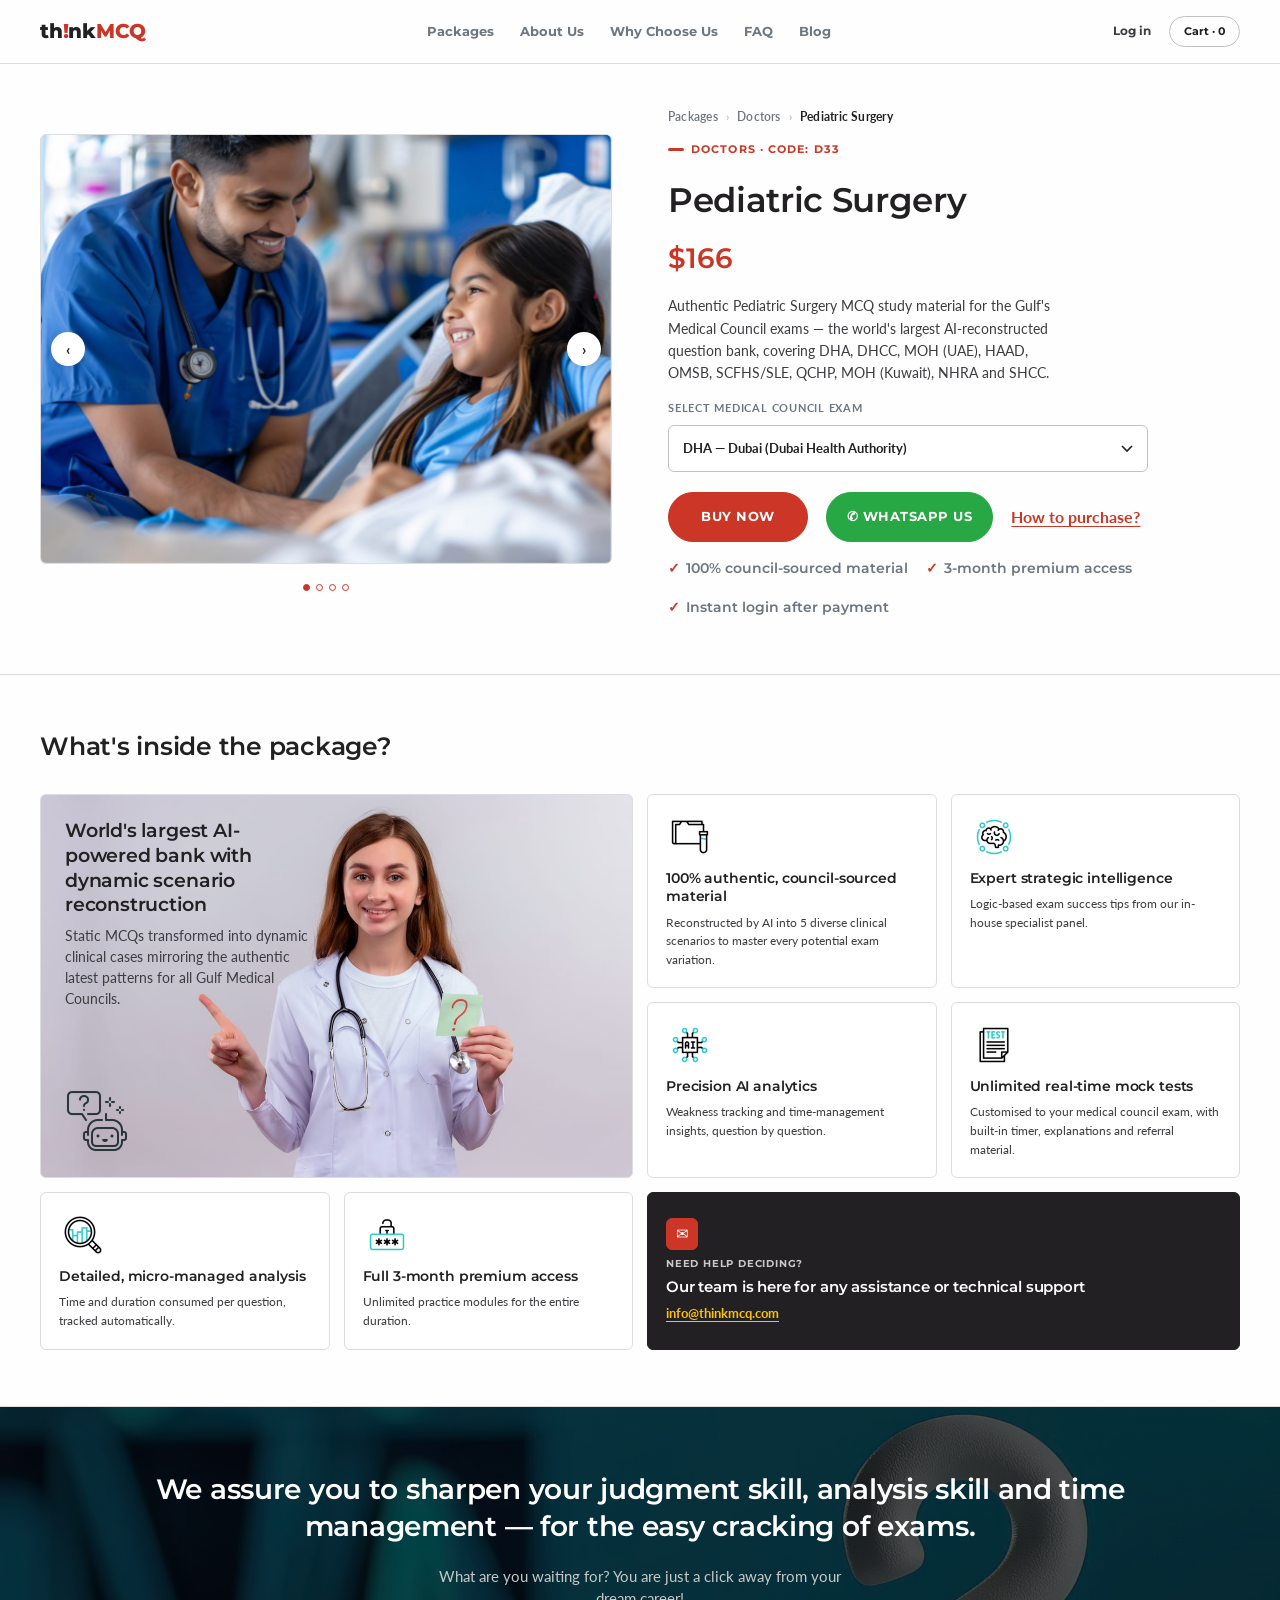
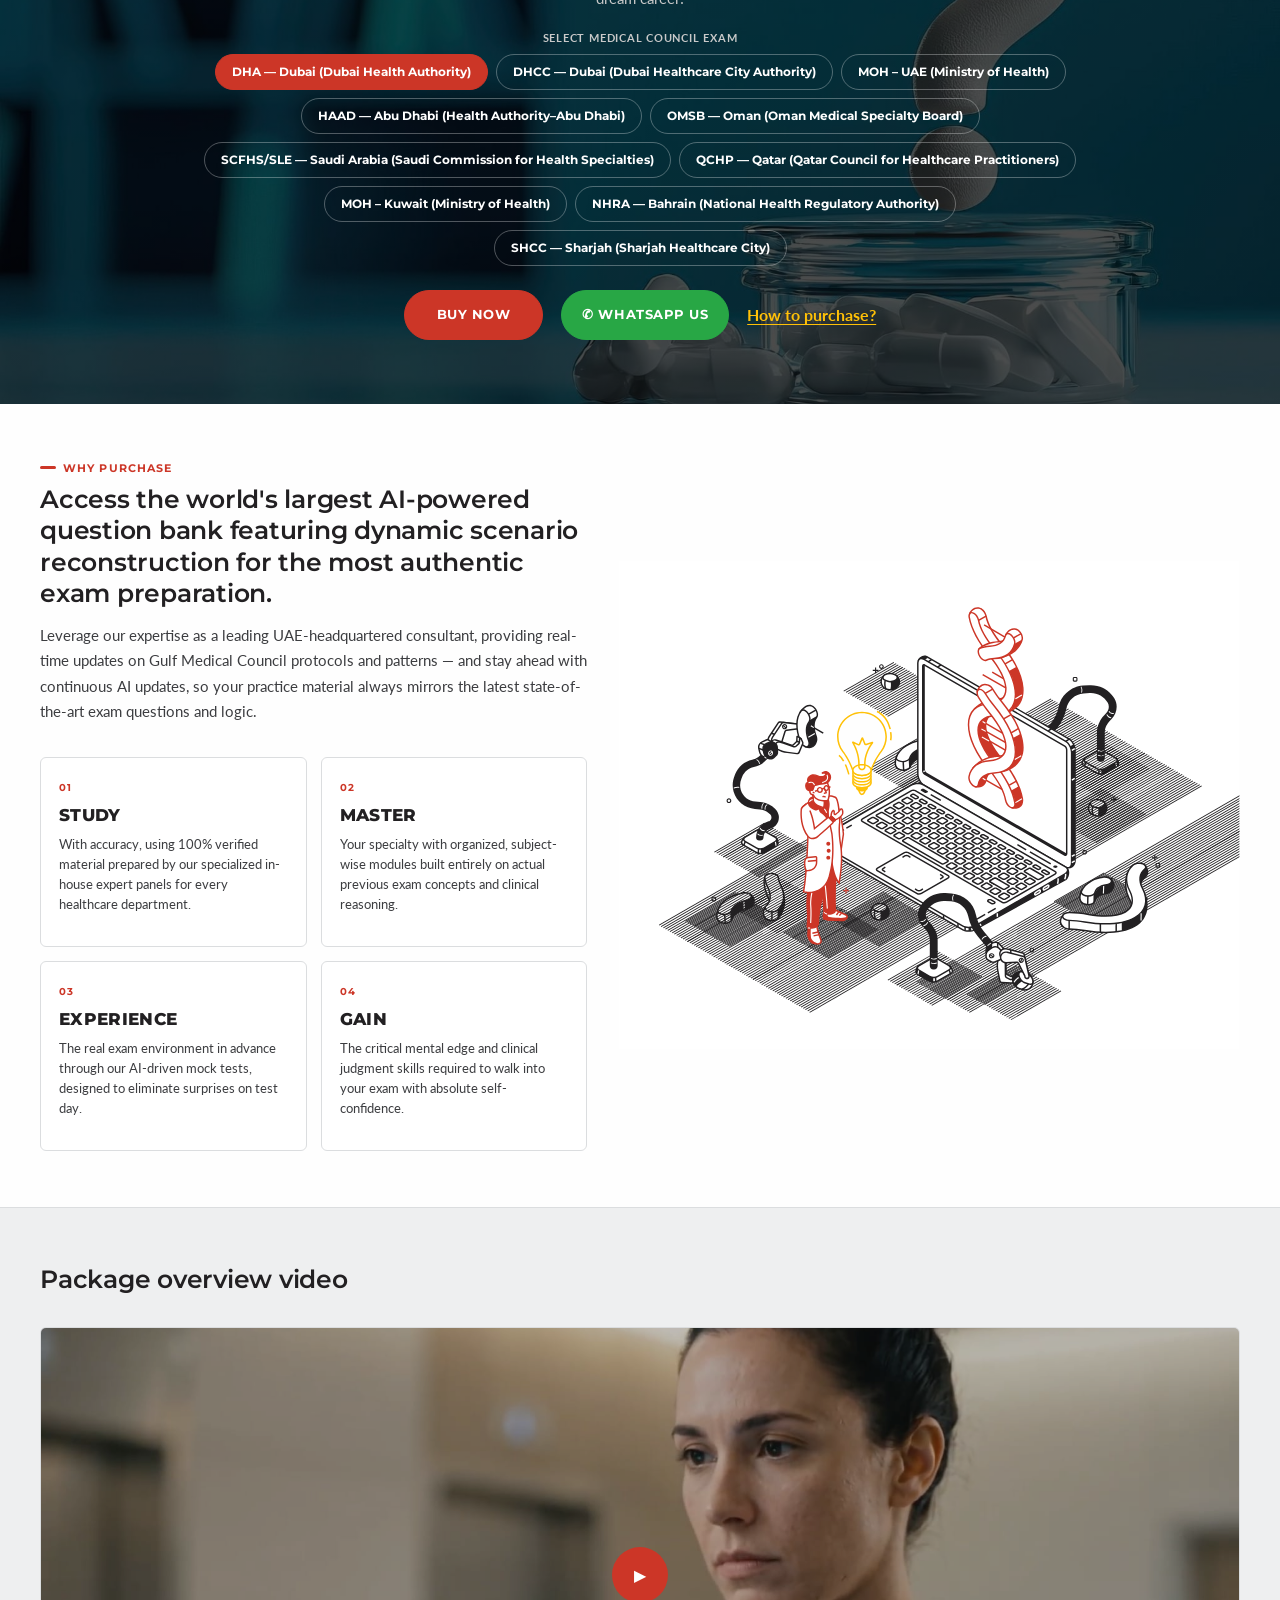
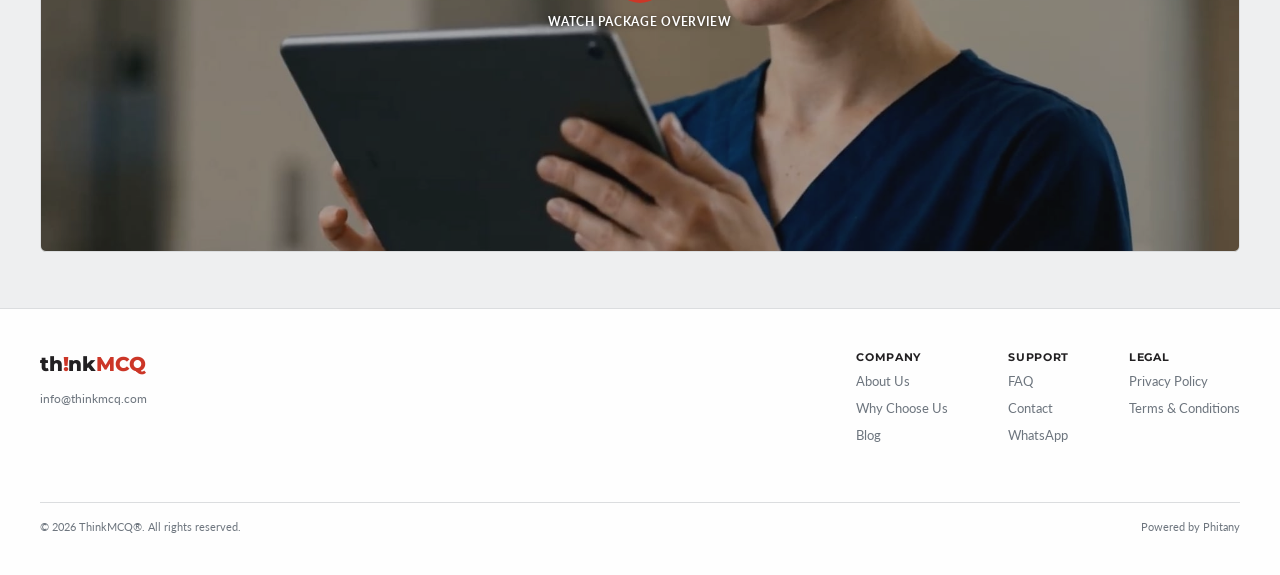
<file: index.html>
<!DOCTYPE html>
<html lang="en">
<head>
<meta charset="UTF-8">
<meta name="viewport" content="width=device-width, initial-scale=1.0">
<title>Pediatric Surgery MCQ Package — th!nkMCQ</title>
<meta name="description" content="Authentic Pediatric Surgery MCQ study material for the Gulf's Medical Council exams — the world's largest AI-reconstructed question bank, covering DHA, DHCC, MOH (UAE), HAAD, OMSB, SCFHS/SLE, QCHP, MOH (Kuwait), NHRA and SHCC.">
<link rel="preconnect" href="https://fonts.googleapis.com">
<link rel="preconnect" href="https://fonts.gstatic.com" crossorigin>
<link href="https://cdn.jsdelivr.net/npm/bootstrap@5.3.3/dist/css/bootstrap.min.css" rel="stylesheet" integrity="sha384-QWTKZyjpPEjISv5WaRU9OFeRpok6YctnYmDr5pNlyT2bRjXh0JMhjY6hW+ALEwIH" crossorigin="anonymous">
<link href="assets/css/brand.css" rel="stylesheet">
</head>
<body>

<script>document.documentElement.classList.add('js');</script>

<a class="skip-link" href="#main">Skip to main content</a>

<div class="shell">

  <!-- ================= TOP BAR ================= -->
  <header class="topbar">
    <a href="/" class="logo-box" aria-label="th!nkMCQ home">th<span class="spark">!</span>nk<span class="mcq">MCQ</span></a>
    <nav class="topnav" id="topnav" aria-label="Primary">
      <a href="/packages">Packages</a>
      <a href="/about">About Us</a>
      <a href="/why-choose-us">Why Choose Us</a>
      <a href="/faq">FAQ</a>
      <a href="/blog">Blog</a>
    </nav>
    <div class="top-actions">
      <a class="login" href="/login">Log in</a>
      <a class="cart-box" href="/cart">Cart · <span id="cartCount">0</span></a>
      <button class="nav-toggle" id="navToggle" type="button" aria-controls="topnav" aria-expanded="false" aria-label="Toggle navigation">☰</button>
    </div>
  </header>

  <main id="main">

    <!-- ================= HERO / PRODUCT ================= -->
    <section class="hero">
      <div class="media">
        <div class="carousel-frame">
          <div id="packageCarousel" class="carousel slide">
            <div class="carousel-inner">
              <div class="carousel-item active">
                <div class="pkg-slide photo">
                  <img src="assets/img/hero-carousel-1.jpg" alt="Paediatric surgeon with a young patient" width="1200" height="1500">
                </div>
              </div>
              <div class="carousel-item">
                <div class="pkg-slide">
                  <span class="slide-tag">Mock tests</span>
                  <span class="slide-title">Unlimited real-time mock exams</span>
                  <span class="slide-sub">Timed, council-specific, with explanations and referral material.</span>
                </div>
              </div>
              <div class="carousel-item">
                <div class="pkg-slide">
                  <span class="slide-tag">Analytics</span>
                  <span class="slide-title">Precision AI performance analytics</span>
                  <span class="slide-sub">Weakness tracking and time management, question by question.</span>
                </div>
              </div>
              <div class="carousel-item">
                <div class="pkg-slide">
                  <span class="slide-tag">Access</span>
                  <span class="slide-title">Full 3-month premium access</span>
                  <span class="slide-sub">Unlimited practice modules for the entire duration.</span>
                </div>
              </div>
            </div>
          </div>
          <button class="car-arrow prev" type="button" data-bs-target="#packageCarousel" data-bs-slide="prev" aria-label="Previous image">&lsaquo;</button>
          <button class="car-arrow next" type="button" data-bs-target="#packageCarousel" data-bs-slide="next" aria-label="Next image">&rsaquo;</button>
        </div>
        <div class="car-dots" id="carDots">
          <button class="dot active" type="button" data-bs-target="#packageCarousel" data-bs-slide-to="0" aria-label="Go to image 1" aria-current="true"></button>
          <button class="dot" type="button" data-bs-target="#packageCarousel" data-bs-slide-to="1" aria-label="Go to image 2"></button>
          <button class="dot" type="button" data-bs-target="#packageCarousel" data-bs-slide-to="2" aria-label="Go to image 3"></button>
          <button class="dot" type="button" data-bs-target="#packageCarousel" data-bs-slide-to="3" aria-label="Go to image 4"></button>
        </div>
      </div>

      <div class="info">
        <nav class="breadcrumb-nav" aria-label="Breadcrumb">
          <a href="/packages">Packages</a><span class="sep" aria-hidden="true">›</span>
          <a href="/packages/doctors">Doctors</a><span class="sep" aria-hidden="true">›</span>
          <span class="current" aria-current="page">Pediatric Surgery</span>
        </nav>
        <span class="eyebrow">Doctors · Code: D33</span>
        <h1>Pediatric Surgery</h1>
        <div class="price-row">
          <span class="price">$166</span>
        </div>
        <p class="short-desc">Authentic Pediatric Surgery MCQ study material for the Gulf's Medical Council exams — the world's largest AI-reconstructed question bank, covering DHA, DHCC, MOH (UAE), HAAD, OMSB, SCFHS/SLE, QCHP, MOH (Kuwait), NHRA and SHCC.</p>

        <div class="license-select">
          <label class="field-label" for="examSelect">Select medical council exam</label>
          <select class="license-dropdown" id="examSelect" data-exam-sync>
            <option value="DHA">DHA — Dubai (Dubai Health Authority)</option>
            <option value="DHCC">DHCC — Dubai (Dubai Healthcare City Authority)</option>
            <option value="MOH-UAE">MOH – UAE (Ministry of Health)</option>
            <option value="HAAD">HAAD — Abu Dhabi (Health Authority–Abu Dhabi)</option>
            <option value="OMSB">OMSB — Oman (Oman Medical Specialty Board)</option>
            <option value="SCFHS">SCFHS/SLE — Saudi Arabia (Saudi Commission for Health Specialties)</option>
            <option value="QCHP">QCHP — Qatar (Qatar Council for Healthcare Practitioners)</option>
            <option value="MOH-KW">MOH – Kuwait (Ministry of Health)</option>
            <option value="NHRA">NHRA — Bahrain (National Health Regulatory Authority)</option>
            <option value="SHCC">SHCC — Sharjah (Sharjah Healthcare City)</option>
          </select>
        </div>

        <div class="cta-row">
          <button class="btn-primary" type="button" data-buy>Buy Now</button>
          <a class="btn-whatsapp" href="https://wa.me/971000000000" target="_blank" rel="noopener">✆ WhatsApp Us</a>
          <button class="text-link" type="button" data-bs-toggle="offcanvas" data-bs-target="#howToBuy" aria-controls="howToBuy">How to purchase?</button>
        </div>

        <div class="trust-row">
          <span>100% council-sourced material</span>
          <span>3-month premium access</span>
          <span>Instant login after payment</span>
        </div>
      </div>
    </section>

    <!-- ================= WHAT'S INSIDE (BENTO) ================= -->
    <section class="reveal section" id="whats-inside">
      <div class="section-head">
        <h2>What's inside the package?</h2>
      </div>
      <div class="bento">
        <div class="bento-item lg">
          <div class="text-block">
            <h3>World's largest AI-powered bank with dynamic scenario reconstruction</h3>
            <p>Static MCQs transformed into dynamic clinical cases mirroring the authentic latest patterns for all Gulf Medical Councils.</p>
          </div>
          <span class="icon" aria-hidden="true"><img src="assets/img/bento-lead-icon.png" alt="" width="64" height="64"></span>
          <img class="lead-photo" src="assets/img/bento-lead.jpg" alt="" width="1400" height="709">
        </div>
        <div class="bento-item">
          <span class="icon" aria-hidden="true"><img src="assets/img/icon-authentic.png" data-gif="assets/img/icon-authentic.gif" alt="" width="48" height="48" loading="lazy"></span>
          <h3>100% authentic, council-sourced material</h3>
          <p>Reconstructed by AI into 5 diverse clinical scenarios to master every potential exam variation.</p>
        </div>
        <div class="bento-item">
          <span class="icon" aria-hidden="true"><img src="assets/img/icon-expert.png" data-gif="assets/img/icon-expert.gif" alt="" width="48" height="48" loading="lazy"></span>
          <h3>Expert strategic intelligence</h3>
          <p>Logic-based exam success tips from our in-house specialist panel.</p>
        </div>
        <div class="bento-item">
          <span class="icon" aria-hidden="true"><img src="assets/img/icon-analytics.png" data-gif="assets/img/icon-analytics.gif" alt="" width="48" height="48" loading="lazy"></span>
          <h3>Precision AI analytics</h3>
          <p>Weakness tracking and time-management insights, question by question.</p>
        </div>
        <div class="bento-item">
          <span class="icon" aria-hidden="true"><img src="assets/img/icon-mocks.png" data-gif="assets/img/icon-mocks.gif" alt="" width="48" height="48" loading="lazy"></span>
          <h3>Unlimited real-time mock tests</h3>
          <p>Customised to your medical council exam, with built-in timer, explanations and referral material.</p>
        </div>
        <div class="bento-item">
          <span class="icon" aria-hidden="true"><img src="assets/img/icon-analysis.png" data-gif="assets/img/icon-analysis.gif" alt="" width="48" height="48" loading="lazy"></span>
          <h3>Detailed, micro-managed analysis</h3>
          <p>Time and duration consumed per question, tracked automatically.</p>
        </div>
        <div class="bento-item">
          <span class="icon" aria-hidden="true"><img src="assets/img/icon-access.png" data-gif="assets/img/icon-access.gif" alt="" width="48" height="48" loading="lazy"></span>
          <h3>Full 3-month premium access</h3>
          <p>Unlimited practice modules for the entire duration.</p>
        </div>
        <div class="bento-item contrast">
          <div class="icon" aria-hidden="true">✉</div>
          <span class="kicker-sm">Need help deciding?</span>
          <h3>Our team is here for any assistance or technical support</h3>
          <a class="mail-link" href="mailto:info@thinkmcq.com">info@thinkmcq.com</a>
        </div>
      </div>
    </section>

    <!-- ================= CTA BLOCK ================= -->
    <section class="reveal cta-block">
      <h2>We assure you to sharpen your judgment skill, analysis skill and time management — for the easy cracking of exams.</h2>
      <p class="sub">What are you waiting for? You are just a click away from your dream career!</p>

      <div class="license-select">
        <span class="field-label" id="pillLabel">Select medical council exam</span>
        <div class="pill-group" role="radiogroup" aria-labelledby="pillLabel" data-exam-pills>
          <button class="pill selected" type="button" role="radio" aria-checked="true" data-value="DHA">DHA — Dubai (Dubai Health Authority)</button>
          <button class="pill" type="button" role="radio" aria-checked="false" data-value="DHCC">DHCC — Dubai (Dubai Healthcare City Authority)</button>
          <button class="pill" type="button" role="radio" aria-checked="false" data-value="MOH-UAE">MOH – UAE (Ministry of Health)</button>
          <button class="pill" type="button" role="radio" aria-checked="false" data-value="HAAD">HAAD — Abu Dhabi (Health Authority–Abu Dhabi)</button>
          <button class="pill" type="button" role="radio" aria-checked="false" data-value="OMSB">OMSB — Oman (Oman Medical Specialty Board)</button>
          <button class="pill" type="button" role="radio" aria-checked="false" data-value="SCFHS">SCFHS/SLE — Saudi Arabia (Saudi Commission for Health Specialties)</button>
          <button class="pill" type="button" role="radio" aria-checked="false" data-value="QCHP">QCHP — Qatar (Qatar Council for Healthcare Practitioners)</button>
          <button class="pill" type="button" role="radio" aria-checked="false" data-value="MOH-KW">MOH – Kuwait (Ministry of Health)</button>
          <button class="pill" type="button" role="radio" aria-checked="false" data-value="NHRA">NHRA — Bahrain (National Health Regulatory Authority)</button>
          <button class="pill" type="button" role="radio" aria-checked="false" data-value="SHCC">SHCC — Sharjah (Sharjah Healthcare City)</button>
        </div>
      </div>

      <div class="cta-row">
        <button class="btn-primary" type="button" data-buy>Buy Now</button>
        <a class="btn-whatsapp" href="https://wa.me/971000000000" target="_blank" rel="noopener">✆ WhatsApp Us</a>
        <button class="text-link" type="button" data-bs-toggle="offcanvas" data-bs-target="#howToBuy" aria-controls="howToBuy">How to purchase?</button>
      </div>
    </section>

    <!-- ================= WHY PURCHASE ================= -->
    <section class="reveal section" id="why-purchase">
      <div class="why-layout">
      <div class="why-col">
      <div class="section-head" style="margin-bottom:0">
        <div class="kicker">Why purchase</div>
        <h2>Access the world's largest AI-powered question bank featuring dynamic scenario reconstruction for the most authentic exam preparation.</h2>
        <p class="why-support">Leverage our expertise as a leading UAE-headquartered consultant, providing real-time updates on Gulf Medical Council protocols and patterns — and stay ahead with continuous AI updates, so your practice material always mirrors the latest state-of-the-art exam questions and logic.</p>
      </div>

      <div class="four-grid">
        <div class="box">
          <span class="num">01</span>
          <h3>Study</h3>
          <p>With accuracy, using 100% verified material prepared by our specialized in-house expert panels for every healthcare department.</p>
        </div>
        <div class="box">
          <span class="num">02</span>
          <h3>Master</h3>
          <p>Your specialty with organized, subject-wise modules built entirely on actual previous exam concepts and clinical reasoning.</p>
        </div>
        <div class="box">
          <span class="num">03</span>
          <h3>Experience</h3>
          <p>The real exam environment in advance through our AI-driven mock tests, designed to eliminate surprises on test day.</p>
        </div>
        <div class="box">
          <span class="num">04</span>
          <h3>Gain</h3>
          <p>The critical mental edge and clinical judgment skills required to walk into your exam with absolute self-confidence.</p>
        </div>
      </div>
      </div><!-- /.why-col -->
      <img class="why-illustration" src="assets/img/why-illustration.svg" alt="" width="707" height="555" loading="lazy">
      </div><!-- /.why-layout -->
    </section>

    <!-- ================= PACKAGE VIDEO ================= -->
    <section class="reveal section alt" id="overview-video">
      <div class="section-head">
        <h2>Package overview video</h2>
      </div>
      <button class="video-wrap has-poster" type="button" data-video="package-overview">
        <span class="play-btn" aria-hidden="true">▶</span>
        <span class="vlabel">Watch package overview</span>
      </button>
    </section>

  </main>

  <!-- ================= FOOTER ================= -->
  <footer class="reveal footer">
    <div>
      <div class="logo-box">th<span class="spark">!</span>nk<span class="mcq">MCQ</span></div>
      <p class="brandline"><a href="mailto:info@thinkmcq.com">info@thinkmcq.com</a></p>
    </div>
    <div class="cols">
      <div>
        <strong>Company</strong>
        <a href="/about">About Us</a><a href="/why-choose-us">Why Choose Us</a><a href="/blog">Blog</a>
      </div>
      <div>
        <strong>Support</strong>
        <a href="/faq">FAQ</a><a href="/contact">Contact</a><a href="https://wa.me/971000000000">WhatsApp</a>
      </div>
      <div>
        <strong>Legal</strong>
        <a href="/privacy-policy">Privacy Policy</a><a href="/terms">Terms &amp; Conditions</a>
      </div>
    </div>
    <div class="bottom">
      <span>© 2026 ThinkMCQ®. All rights reserved.</span>
      <span>Powered by Phitany</span>
    </div>
  </footer>

</div><!-- /.shell -->

<!-- ================= MOBILE STICKY CONVERSION BAR ================= -->
<div class="sticky-bar" id="stickyBar">
  <label class="visually-hidden" for="stickyExam">Select medical council exam</label>
  <select id="stickyExam" data-exam-sync>
    <option value="DHA">DHA</option>
    <option value="DHCC">DHCC</option>
    <option value="MOH-UAE">MOH – UAE</option>
    <option value="HAAD">HAAD</option>
    <option value="OMSB">OMSB</option>
    <option value="SCFHS">SCFHS/SLE</option>
    <option value="QCHP">QCHP</option>
    <option value="MOH-KW">MOH – Kuwait</option>
    <option value="NHRA">NHRA</option>
    <option value="SHCC">SHCC</option>
  </select>
  <button class="btn-primary" type="button" data-buy>Buy Now</button>
</div>

<!-- ================= DRAWER: HOW TO PURCHASE ================= -->
<aside class="offcanvas offcanvas-end drawer" tabindex="-1" id="howToBuy" aria-labelledby="howToBuyTitle">
  <div class="drawer-head">
    <h3 id="howToBuyTitle">How to purchase</h3>
    <button class="drawer-close" type="button" data-bs-dismiss="offcanvas" aria-label="Close">✕</button>
  </div>
  <div class="drawer-body">

    <div class="step">
      <span class="step-num">1</span>
      <div class="step-body">
        <p>Choose your desired medical council exam and specialty, then click <strong>Buy Now</strong>.</p>
        <div class="shot has-image"><img src="assets/img/shot-license.png" alt="Choosing the exam and clicking Buy Now" loading="lazy"></div>
      </div>
    </div>

    <div class="step">
      <span class="step-num">2</span>
      <div class="step-body">
        <p>Confirm your items in the cart and click <strong>Go to Checkout</strong>.</p>
        <div class="shot has-image"><img src="assets/img/shot-cart.png" alt="The cart summary before checkout" loading="lazy"></div>
      </div>
    </div>

    <div class="step">
      <span class="step-num">3</span>
      <div class="step-body">
        <p>Enter your billing details and click <strong>Place Order</strong>.</p>
        <div class="shot has-image"><img src="assets/img/shot-billing.png" alt="The billing details form" loading="lazy"></div>
      </div>
    </div>

    <div class="step">
      <span class="step-num">4</span>
      <div class="step-body">
        <p>You'll be redirected to the secured payment gateway to enter your card details and complete payment.</p>
        <div class="shot has-image"><img src="assets/img/shot-payment.png" alt="The secured payment gateway" loading="lazy"></div>
      </div>
    </div>

    <div class="step">
      <span class="step-num">5</span>
      <div class="step-body">
        <p>Right after payment, you'll receive an email with your login credentials and receipt.</p>
        <div class="shot">Screenshot — confirmation email</div>
      </div>
    </div>

    <div class="step">
      <span class="step-num">6</span>
      <div class="step-body">
        <p>Log in with your username and password and start using the world's largest authentic Gulf Medical Council CBT exam bank.</p>
        <div class="shot">Screenshot — dashboard login</div>
      </div>
    </div>

    <div class="drawer-video">
      <span class="field-label">Watch: how to purchase</span>
      <button class="video-wrap" type="button" data-video="how-to-purchase">
        <span class="play-btn" aria-hidden="true">▶</span>
        <span class="vlabel">Watch how-to-purchase video</span>
      </button>
    </div>

    <a class="whatsapp-btn" href="https://wa.me/971000000000" target="_blank" rel="noopener">✆ &nbsp; Chat with us on WhatsApp</a>
  </div>
</aside>

<script src="https://cdn.jsdelivr.net/npm/bootstrap@5.3.3/dist/js/bootstrap.bundle.min.js" integrity="sha384-YvpcrYf0tY3lHB60NNkmXc5s9fDVZLESaAA55NDzOxhy9GkcIdslK1eN7N6jIeHz" crossorigin="anonymous"></script>
<script src="assets/js/app.js"></script>

</body>
</html>
</file>
<file: assets/css/brand.css>
/* ============================================================
   thinkMCQ — Package Landing Page Brand Stylesheet
   Source: brand-guidelines.pdf (extracted tokens) + logo mark

   COLOR RATIONALE:
   - --red is the brand-identity color, taken directly from the
     "th!nkMCQ" logotype (the "MCQ" + the "!" render in red). It
     carries everything: price, buttons, selected states, kickers,
     step numbers, card accents.
   - --amber is a secondary accent for urgency/discount moments.
   - --green is used once, for the WhatsApp contact button.

   Fonts: Montserrat (display/headings/UI) + Lato (body).
   ============================================================ */

@import url('https://fonts.googleapis.com/css2?family=Montserrat:wght@600;700;800&family=Lato:wght@400;600;700&display=swap');

:root{
  /* ---- brand palette ---- */
  --ink:#222022;         /* Charcoal — headings, wordmark "th!nk" */
  --text:#3C3D40;        /* Dark Grey — body copy */
  --slate:#6D757E;       /* Grey — secondary/meta text */
  --line:#C0C1C2;        /* Light Grey — structural hairlines */
  --line-soft:#DBDDDF;   /* Off White — soft borders */
  --surface:#EEEFF0;     /* Off White — alt section background */
  --paper:#FEFEFE;       /* White — base background */

  --red:#CC3627;         /* Lucky Lobster — brand mark, accents, price */
  --red-dark:#A62B1F;    /* pressed/hover state */
  --amber:#FFC107;       /* Marigold — discount/urgency accents */
  --green:#28A745;       /* Vitalize — WhatsApp contact */

  --panel-2:#DBDDDF;
  --radius:6px;        /* containers: cards, fields, media */
  --radius-pill:999px; /* interactive: buttons, chips, badges */

  --font-display:'Montserrat',"Helvetica Neue",Arial,sans-serif;
  --font-body:'Lato',"Helvetica Neue",Arial,sans-serif;

  /* ---- Bootstrap variable overrides ---- */
  --bs-body-font-family:var(--font-body);
  --bs-body-color:var(--text);
  --bs-body-bg:var(--paper);
  --bs-primary:var(--red);
  --bs-link-color:var(--red);
  --bs-link-hover-color:var(--red-dark);
  --bs-border-color:var(--line-soft);
  --bs-border-radius:var(--radius);
  --bs-focus-ring-color:rgba(204,54,39,.35);
}

/* ---- base ---- */
body{
  background:var(--paper);color:var(--text);
  font-family:var(--font-body);
  -webkit-font-smoothing:antialiased;
}
h1,h2,h3,h4{margin:0;font-weight:600;letter-spacing:-.01em;font-family:var(--font-display);color:var(--ink);}
/* Three headings stayed ExtraBold in the design: the wordmark, the why-purchase
   card titles and the drawer title. Everything else is SemiBold. */
.logo-box,.box h3,.drawer-head h3{font-weight:800;}
p{margin:0;}
a{color:inherit;text-decoration:none;}
button,select{font-family:inherit;}

/* Visible, on-brand focus for keyboard users everywhere */
:focus-visible{outline:2px solid var(--red);outline-offset:2px;border-radius:2px;}

.skip-link{
  position:absolute;left:-9999px;top:0;z-index:100;
  background:var(--ink);color:#fff;padding:12px 18px;
  font-family:var(--font-display);font-size:12px;font-weight:700;text-transform:uppercase;letter-spacing:.06em;
}
.skip-link:focus{left:0;}

/* ---- shared layout shell ---- */
.shell{max-width:1440px;margin:0 auto;}
.section{padding:56px 40px;border-bottom:1px solid var(--line-soft);}
.section.alt{background:var(--surface);}
.section-head{max-width:70ch;margin-bottom:32px;}
.section h2{font-size:25px;line-height:1.25;}

/* ============================================================
   TOP BAR
   ============================================================ */
.topbar{
  display:flex;align-items:center;justify-content:space-between;gap:20px;
  padding:16px 40px;border-bottom:1px solid var(--line-soft);
  background:var(--paper);
}
.topnav{display:flex;gap:26px;font-size:13px;font-weight:700;color:var(--slate);font-family:var(--font-display);}
.topnav a:hover{color:var(--red);}
.top-actions{display:flex;align-items:center;gap:18px;font-size:12px;font-weight:700;font-family:var(--font-display);}
.top-actions .login:hover{color:var(--red);}
.cart-box{
  border:1px solid var(--line);border-radius:var(--radius-pill);
  padding:6px 14px;font-size:11px;font-weight:700;color:var(--ink);
}
.cart-box:hover{border-color:var(--red);color:var(--red);}
.nav-toggle{
  display:none;border:1px solid var(--line);border-radius:var(--radius-pill);
  background:#fff;color:var(--ink);padding:7px 13px;font-size:15px;line-height:1;cursor:pointer;
}

/* ============================================================
   BREADCRUMB
   ============================================================ */
.breadcrumb-nav{display:flex;align-items:center;gap:8px;font-size:11.5px;color:var(--slate);font-weight:600;letter-spacing:.02em;flex-wrap:wrap;}
.breadcrumb-nav a{color:var(--slate);}
.breadcrumb-nav a:hover{color:var(--ink);text-decoration:underline;text-underline-offset:2px;}
.breadcrumb-nav .sep{color:var(--line);}
.breadcrumb-nav .current{color:var(--ink);font-weight:700;}

/* ============================================================
   EYEBROW / KICKER — shared "signature" red tick label
   (echoes the "!" in the th!nkMCQ wordmark)
   ============================================================ */
.eyebrow,.kicker{
  font-family:var(--font-display);
  font-size:11px;font-weight:700;letter-spacing:.1em;text-transform:uppercase;
  color:var(--red);display:flex;align-items:center;gap:7px;margin-bottom:8px;
}
.eyebrow::before,.kicker::before{
  content:"";width:16px;height:3px;background:var(--red);display:inline-block;border-radius:2px;flex-shrink:0;
}
.cta-block .kicker{color:var(--amber);justify-content:center;}
.cta-block .kicker::before{background:var(--amber);}

/* ============================================================
   LOGO / WORDMARK
   ============================================================ */
.logo-box{
  font-family:var(--font-display);font-weight:800;font-size:20px;letter-spacing:-.01em;
  color:var(--ink);display:inline-flex;align-items:baseline;
}
.logo-box .mcq,.logo-box .spark{color:var(--red);font-weight:800;}

/* ============================================================
   HERO / PRODUCT
   ============================================================ */
.hero{
  display:grid;grid-template-columns:1fr 1fr;gap:56px;align-items:center;
  padding:44px 40px 56px;border-bottom:1px solid var(--line-soft);
}
.media{display:flex;flex-direction:column;gap:10px;}
.info{display:flex;flex-direction:column;gap:16px;}
.info h1{font-size:34px;line-height:1.12;}
.price-row{display:flex;align-items:center;gap:12px;flex-wrap:wrap;padding-top:2px;}
.short-desc{font-size:13.5px;line-height:1.65;color:var(--text);max-width:48ch;}
.cta-row{display:flex;align-items:center;gap:18px;padding-top:4px;flex-wrap:wrap;}
.trust-row{display:flex;gap:18px;flex-wrap:wrap;font-size:14px;font-weight:600;color:var(--slate);font-family:var(--font-display);}
.trust-row span::before{content:"✓";color:var(--red);margin-right:6px;font-weight:800;}

/* ============================================================
   PRICE
   ============================================================ */
.price{font-family:var(--font-display);font-size:28px;font-weight:600;color:var(--red);}

/* ============================================================
   BUTTONS & LINKS
   ============================================================ */
.btn-primary,
.btn-primary:focus-visible{
  font-family:var(--font-display);
  background:var(--red);color:#fff;border:1px solid var(--red);border-radius:var(--radius-pill);
  padding:14px 32px;font-size:13px;font-weight:700;letter-spacing:.04em;text-transform:uppercase;
  cursor:pointer;transition:background .15s ease;
}
.btn-primary:hover,.btn-primary:active{background:var(--red-dark);border-color:var(--red-dark);color:#fff;}

.btn-secondary{
  font-family:var(--font-display);
  background:#fff;color:var(--ink);border:1px solid var(--line);border-radius:var(--radius-pill);
  padding:14px 32px;font-size:13px;font-weight:700;letter-spacing:.04em;text-transform:uppercase;
  cursor:pointer;
}
.btn-secondary:hover{border-color:var(--ink);}

.btn-whatsapp{
  font-family:var(--font-display);
  display:inline-flex;align-items:center;gap:8px;
  background:var(--green);color:#fff;border:1px solid var(--green);border-radius:var(--radius-pill);
  padding:14px 20px;font-size:13px;font-weight:700;letter-spacing:.04em;text-transform:uppercase;
  cursor:pointer;transition:background .15s ease;
}
.btn-whatsapp:hover{background:#1f8c39;border-color:#1f8c39;color:#fff;}

.text-link{
  font-size:16px;font-weight:700;text-decoration:underline;text-underline-offset:3px;
  cursor:pointer;color:var(--red);background:none;border:none;padding:0;
}
.text-link:hover{color:var(--red-dark);}

/* ============================================================
   LICENSE / EXAM SELECTOR — pills (used in CTA block)
   ============================================================ */
.pill-group{display:flex;flex-wrap:wrap;gap:8px;}
.pill{
  font-family:var(--font-display);
  border:1px solid var(--line);border-radius:var(--radius-pill);padding:8px 16px;
  font-size:12px;font-weight:700;background:#fff;color:var(--text);
  cursor:pointer;transition:all .12s ease;
}
.pill.selected{background:var(--red);border-color:var(--red);color:#fff;}
.pill{transition:background .18s ease,border-color .18s ease,color .18s ease,transform .18s ease;}
.pill:active{transform:scale(.97);}
/* JS adds this on click so the pop only fires on a real pick, not on page load */
.pill.pill-pop{animation:pillPop .3s cubic-bezier(.34,1.4,.64,1);}
@keyframes pillPop{
  0%{transform:scale(.94);}
  55%{transform:scale(1.04);}
  100%{transform:scale(1);}
}
.cta-block .pill{border-color:rgba(255,255,255,.3);background:transparent;color:#fff;}
.cta-block .pill:hover{border-color:rgba(255,255,255,.7);}
.cta-block .pill.selected{background:var(--red);border-color:var(--red);color:#fff;}

/* ============================================================
   LICENSE / EXAM SELECTOR — dropdown (used in hero, first fold)
   ============================================================ */
.field-label{
  font-size:11px;font-weight:700;text-transform:uppercase;letter-spacing:.07em;
  color:var(--slate);margin-bottom:8px;display:block;
}
.license-dropdown{
  width:100%;max-width:480px;
  border:1px solid var(--line);border-radius:var(--radius);padding:13px 14px;
  font-size:13px;font-weight:700;color:var(--ink);
  background:#fff url('data:image/svg+xml;utf8,<svg xmlns="http://www.w3.org/2000/svg" width="12" height="8"><path d="M1 1l5 5 5-5" stroke="%23222022" stroke-width="1.6" fill="none"/></svg>') no-repeat right 14px center;
  appearance:none;-webkit-appearance:none;-moz-appearance:none;
  cursor:pointer;
}
.license-dropdown:focus{outline:2px solid var(--red);outline-offset:1px;}

/* ============================================================
   CAROUSEL (product/package images)
   ============================================================ */
.carousel-frame{
  position:relative;border:1px solid var(--line-soft);border-radius:var(--radius);
  background:var(--surface);overflow:hidden;
}
/* NB: not ".slide" — Bootstrap uses that class on the carousel container itself,
   and this block's padding/aspect-ratio would land on the wrong element. */
.pkg-slide{
  aspect-ratio:4/3;width:100%;
  display:flex;align-items:center;justify-content:center;flex-direction:column;gap:10px;
  background:
    linear-gradient(135deg,rgba(204,54,39,.06),rgba(204,54,39,0) 60%),
    var(--surface);
  padding:28px;text-align:center;
}
.pkg-slide.photo{padding:0;background:var(--surface);}
.pkg-slide.photo img{width:100%;height:100%;object-fit:cover;display:block;}
.pkg-slide .slide-tag{
  font-family:var(--font-display);font-size:10px;font-weight:700;
  letter-spacing:.12em;text-transform:uppercase;color:var(--red);
}
.pkg-slide .slide-title{font-family:var(--font-display);font-size:19px;font-weight:800;color:var(--ink);max-width:24ch;line-height:1.3;}
.pkg-slide .slide-sub{font-size:12.5px;color:var(--slate);max-width:34ch;line-height:1.55;}
.car-arrow{
  position:absolute;top:50%;transform:translateY(-50%);
  width:34px;height:34px;border:none;border-radius:50%;background:#fff;color:var(--ink);
  box-shadow:0 2px 8px rgba(34,32,34,.18);
  display:flex;align-items:center;justify-content:center;cursor:pointer;font-size:15px;font-weight:700;
  z-index:2;
}
.car-arrow.prev{left:10px;} .car-arrow.next{right:10px;}
.car-dots{display:flex;gap:6px;justify-content:center;margin-top:10px;}
.dot{width:7px;height:7px;padding:0;border-radius:50%;border:1px solid var(--red);background:#fff;cursor:pointer;}
.dot.active{background:var(--red);}

/* ============================================================
   BENTO — "What's inside the package?"
   ============================================================ */
.bento{display:grid;grid-template-columns:repeat(4,1fr);grid-auto-rows:minmax(150px,auto);gap:14px;}
.bento-item{
  border:1px solid var(--line-soft);border-radius:var(--radius);padding:18px;
  display:flex;flex-direction:column;gap:8px;background:#fff;
}
.bento-item.lg{
  grid-column:span 2;grid-row:span 2;
  position:relative;overflow:hidden;
  padding:24px;padding-right:320px;
  justify-content:space-between;
  /* sampled from the photo's own backdrop so the card never shows a seam
     against it at any aspect ratio */
  background:#D2CEDA;
}
/* The photo is a real element rather than a background so it can sit beside the
   copy on wide screens and go full-bleed under it on narrow ones. */
.lead-photo{
  position:absolute;inset:0;z-index:0;
  width:100%;height:100%;max-width:none;
  object-fit:cover;object-position:right center;pointer-events:none;
}
/* copy sits over the photo's flat left side, as in the design */
.bento-item.lg > .text-block,.bento-item.lg > .icon{position:relative;z-index:1;}
.bento-item.lg .text-block{display:flex;flex-direction:column;gap:8px;}
.bento-item.lg .icon{width:64px;height:64px;margin-top:auto;}
.bento-item{cursor:default;}
.bento-item .icon{
  width:48px;height:48px;flex-shrink:0;display:block;
}
.bento-item .icon img{width:100%;height:100%;object-fit:contain;display:block;}
.bento-item h3{font-size:14px;line-height:1.3;}
.bento-item p{font-size:12px;line-height:1.55;color:var(--text);}
.bento-item.lg h3{font-size:19px;}
.bento-item.lg p{font-size:13.5px;}

.bento-item.contrast{grid-column:span 2;background:var(--ink);color:#fff;border-color:var(--ink);justify-content:center;gap:6px;}
.bento-item.contrast .icon{
  width:32px;height:32px;border-radius:var(--radius);
  display:flex;align-items:center;justify-content:center;font-size:15px;line-height:1;
  background:var(--red);border:1px solid var(--red);color:#fff;
}
.bento-item.contrast .kicker-sm{font-size:10px;font-weight:700;letter-spacing:.08em;text-transform:uppercase;color:#c9c9c9;font-family:var(--font-display);}
.bento-item.contrast h3{font-size:15px;color:#fff;}
.bento-item.contrast p{color:#c9c9c9;font-size:12px;}
.bento-item.contrast .mail-link{font-size:13px;font-weight:700;text-decoration:underline;text-underline-offset:3px;margin-top:2px;color:var(--amber);}

/* ============================================================
   CTA BLOCK — mid-page conversion band
   ============================================================ */
.cta-block{
  padding:64px 40px;color:#fff;
  background:
    linear-gradient(rgba(0,0,0,.7),rgba(0,0,0,.7)),
    var(--ink) url('../img/cta-bg.jpg') no-repeat center/cover;
  display:flex;flex-direction:column;align-items:center;text-align:center;gap:20px;
}
.cta-block h2{font-size:28px;max-width:52ch;line-height:1.32;color:#fff;}
.cta-block .sub{font-size:15px;color:#c9c9c9;max-width:48ch;}
.cta-block .field-label{color:#c9c9c9;text-align:center;}
.cta-block .btn-primary{background:var(--red);border-color:var(--red);}
.cta-block .btn-primary:hover{background:var(--red-dark);border-color:var(--red-dark);}
.cta-block .text-link{color:var(--amber);}
.cta-block .cta-row{justify-content:center;}
.cta-block .pill-group{justify-content:center;max-width:900px;}

/* ============================================================
   WHY PURCHASE — Study / Master / Experience / Gain
   ============================================================ */
.why-support{font-size:14.5px;line-height:1.75;color:var(--text);max-width:70ch;margin-top:14px;}

/* The section became two columns: copy + 2x2 card grid on the left,
   illustration on the right. */
.why-layout{display:grid;grid-template-columns:minmax(0,622fr) minmax(0,706fr);gap:32px;align-items:center;}
.why-col{display:flex;flex-direction:column;gap:32px;min-width:0;}
.why-illustration{width:100%;height:auto;display:block;}

.four-grid{display:grid;grid-template-columns:repeat(2,1fr);gap:14px;margin-top:0;}
.box{
  border:1px solid var(--line-soft);border-radius:var(--radius);
  padding:22px 18px;display:flex;flex-direction:column;gap:10px;min-height:190px;background:#fff;
}
.box .num{font-family:var(--font-display);font-size:10px;font-weight:700;color:var(--red);letter-spacing:.1em;}
.box h3{font-size:17px;text-transform:uppercase;letter-spacing:.02em;}
.box p{font-size:12.5px;line-height:1.6;color:var(--text);}

/* ============================================================
   VIDEO EMBED (package overview / how-to-purchase)
   ============================================================ */
.video-wrap{
  position:relative;overflow:hidden;
  width:100%;border:1px solid var(--line-soft);border-radius:var(--radius);aspect-ratio:16/7;
  background:var(--surface);
  cursor:pointer;
  display:flex;align-items:center;justify-content:center;flex-direction:column;gap:10px;
}
.video-wrap.has-poster{background:var(--surface) url('../img/video-poster.jpg') no-repeat center/cover;}
.video-wrap.has-poster::before{content:"";position:absolute;inset:0;background:rgba(34,32,34,.28);}
.video-wrap .play-btn,.video-wrap .vlabel{position:relative;z-index:1;}
.play-btn{
  width:56px;height:56px;border:none;border-radius:50%;background:var(--red);color:#fff;
  display:flex;align-items:center;justify-content:center;font-size:16px;
}
.video-wrap .vlabel{font-size:12px;font-weight:700;text-transform:uppercase;letter-spacing:.06em;color:var(--slate);}
.video-wrap.has-poster .vlabel{color:#fff;text-shadow:0 1px 4px rgba(0,0,0,.55);}

/* ============================================================
   HOW-TO-PURCHASE DRAWER (Bootstrap offcanvas, brand-skinned)
   ============================================================ */
.drawer{width:420px;max-width:92%;background:#fff;border-left:1px solid var(--line);}
.drawer-head{display:flex;align-items:center;justify-content:space-between;padding:18px 22px;border-bottom:1px solid var(--line);flex-shrink:0;}
.drawer-head h3{font-size:16px;text-transform:uppercase;letter-spacing:.04em;}
.drawer-close{width:28px;height:28px;border:1px solid var(--line);border-radius:50%;background:#fff;cursor:pointer;font-size:14px;color:var(--ink);line-height:1;}
.drawer-close:hover{border-color:var(--red);color:var(--red);}
.drawer-body{padding:20px 22px 40px;overflow-y:auto;}
.step{display:flex;gap:14px;padding:16px 0;border-bottom:1px solid var(--line-soft);}
.step:last-of-type{border-bottom:none;}
.step-num{
  font-family:var(--font-display);
  width:24px;height:24px;border:none;border-radius:50%;background:var(--red);color:#fff;
  flex-shrink:0;display:flex;align-items:center;justify-content:center;font-size:11px;font-weight:700;
}
.step-body{display:flex;flex-direction:column;gap:10px;flex:1;}
.step-body p{font-size:13px;line-height:1.55;color:var(--text);}
.shot{
  border:1px solid var(--line-soft);border-radius:var(--radius);background:var(--surface);
  aspect-ratio:16/9;display:flex;align-items:center;justify-content:center;overflow:hidden;
  font-size:10px;color:var(--slate);text-transform:uppercase;letter-spacing:.05em;font-weight:700;text-align:center;padding:8px;
}
.shot.has-image{aspect-ratio:auto;padding:0;}
.shot.has-image img{width:100%;height:auto;display:block;}
.drawer-video{margin:18px 0;}
.drawer-video .video-wrap{aspect-ratio:16/9;}
.whatsapp-btn{
  font-family:var(--font-display);
  width:100%;border:none;border-radius:var(--radius-pill);background:var(--green);color:#fff;padding:14px;
  font-size:12px;font-weight:700;text-transform:uppercase;letter-spacing:.05em;cursor:pointer;
  display:flex;align-items:center;justify-content:center;gap:8px;
}
.whatsapp-btn:hover{background:#1f8c39;color:#fff;}

/* ============================================================
   FOOTER
   ============================================================ */
.footer{padding:40px;display:flex;justify-content:space-between;align-items:flex-start;gap:32px;flex-wrap:wrap;background:var(--paper);}
.footer .logo-box{margin-bottom:10px;}
.footer .brandline{font-size:12px;color:var(--slate);max-width:30ch;line-height:1.6;}
.footer .cols{display:flex;gap:60px;font-size:12.5px;color:var(--slate);flex-wrap:wrap;}
.footer .cols div{display:flex;flex-direction:column;gap:8px;}
.footer .cols strong{color:var(--ink);font-size:11px;text-transform:uppercase;letter-spacing:.06em;font-family:var(--font-display);}
.footer .cols a:hover{color:var(--red);}
.footer .bottom{
  width:100%;border-top:1px solid var(--line-soft);margin-top:24px;padding-top:16px;
  font-size:11px;color:var(--slate);display:flex;justify-content:space-between;gap:12px;flex-wrap:wrap;
}

/* ============================================================
   MOBILE STICKY CONVERSION BAR
   ============================================================ */
.sticky-bar{
  display:none; /* set to flex only under the mobile breakpoint */
  position:fixed;bottom:0;left:0;right:0;z-index:20;
  background:#fff;border-top:1px solid var(--line);box-shadow:0 -2px 10px rgba(0,0,0,.08);
  padding:10px 14px;align-items:center;gap:10px;
}
.sticky-bar select{
  flex:1;min-width:0;border:1px solid var(--line);border-radius:var(--radius);padding:10px 8px;
  font-size:12px;font-weight:600;background:#fff;color:var(--ink);
}
.sticky-bar .btn-primary{padding:12px 22px;font-size:11.5px;white-space:nowrap;}

/* ============================================================
   RESPONSIVE — breakpoints mirror the wireframe
   ============================================================ */
@media (max-width: 980px){
  .hero{gap:32px;padding:32px 24px 40px;}
  .topbar{padding:14px 24px;}
  .topnav{display:none;}
  .topnav.open{
    display:flex;flex-direction:column;gap:14px;
    position:absolute;top:100%;left:0;right:0;z-index:40;
    background:#fff;border-bottom:1px solid var(--line-soft);padding:18px 24px;
  }
  .topbar{position:relative;}
  .nav-toggle{display:block;}
  .section{padding:44px 24px;}
  .cta-block{padding:44px 24px;}
  .bento{grid-template-columns:repeat(2,1fr);grid-auto-rows:minmax(170px,auto);}
  .bento-item.lg{grid-column:span 2;grid-row:span 1;padding-right:350px;}
  .why-layout{grid-template-columns:1fr;gap:28px;}
  .why-illustration{max-width:560px;margin:0 auto;}
  .bento-item.contrast{grid-column:span 2;}
  .pill{font-size:11.5px;padding:7px 11px;}
  .drawer{width:360px;}
}

/* The hero only stacks once the two columns get genuinely cramped; above this
   it stays side by side, so the carousel always fills its column. */
@media (max-width: 780px){
  .hero{grid-template-columns:1fr;gap:28px;}
}

@media (max-width: 520px){
  .topbar{padding:12px 16px;}
  .logo-box{font-size:17px;}
  .top-actions .login{display:none;}
  .hero{padding:24px 16px 28px;gap:24px;}
  .info h1{font-size:26px;}
  .breadcrumb-nav{font-size:10.5px;row-gap:4px;}
  .price{font-size:22px;}
  .cta-row{gap:12px;}
  .section{padding:34px 16px;}
  .section h2{font-size:20px;}
  .bento{grid-template-columns:1fr;grid-auto-rows:auto;}
  .bento-item.lg,.bento-item.contrast{grid-column:span 1;grid-row:span 1;}
  /* no room for the photo alongside the copy — drop it to the card's foot */
  .bento-item.lg{padding:18px;padding-bottom:0;}
  .bento-item.lg .icon{margin-top:0;}
  /* full-bleed to the card edges, negating the card's own side padding */
  .lead-photo{
    position:static;display:block;
    width:calc(100% + 36px);height:auto;
    margin:16px -18px 0;
    object-fit:contain;
  }
  .bento-item{min-height:120px;}
  .pill{font-size:11px;padding:8px 12px;width:100%;text-align:left;}
  .four-grid{grid-template-columns:1fr;}
  .box{min-height:auto;}
  .trust-row{font-size:12.5px;gap:12px;}
  /* two buttons share the row; the text link gets its own full-width line */
  .cta-row{gap:10px;}
  .cta-row .btn-primary,.cta-row .btn-whatsapp{flex:1 1 calc(50% - 5px);min-width:0;white-space:nowrap;}
  .cta-row .text-link{flex:1 0 100%;text-align:center;font-size:14px;}
  .btn-whatsapp{padding:13px 12px;font-size:11.5px;gap:6px;justify-content:center;}
  .cta-block{padding:34px 16px;}
  .cta-block h2{font-size:21px;}
  .drawer{width:100%;max-width:100%;}
  .footer{padding:28px 16px;}
  .footer .cols{gap:28px;}
  .btn-primary,.btn-secondary{padding:13px 22px;font-size:12px;flex:1;text-align:center;}

  /* Buy Now becomes a bottom sticky bar on mobile — key conversion CTA */
  .sticky-bar{display:flex;}
  body{padding-bottom:66px;} /* clear the fixed bar */
}

/* ============================================================
   REVEAL ON SCROLL — every band below the first fold
   ============================================================ */
.reveal{opacity:0;transform:translateY(24px);}
.reveal.is-visible{
  opacity:1;transform:none;
  transition:opacity .6s ease,transform .6s cubic-bezier(.22,.61,.36,1);
}
/* Without JS nothing should stay invisible. */
html:not(.js) .reveal{opacity:1;transform:none;}

@media (prefers-reduced-motion: reduce){
  .reveal,.reveal.is-visible{opacity:1;transform:none;transition:none;}
}

@media (prefers-reduced-motion: reduce){
  *{transition-duration:.01ms !important;animation-duration:.01ms !important;}
}
</file>
